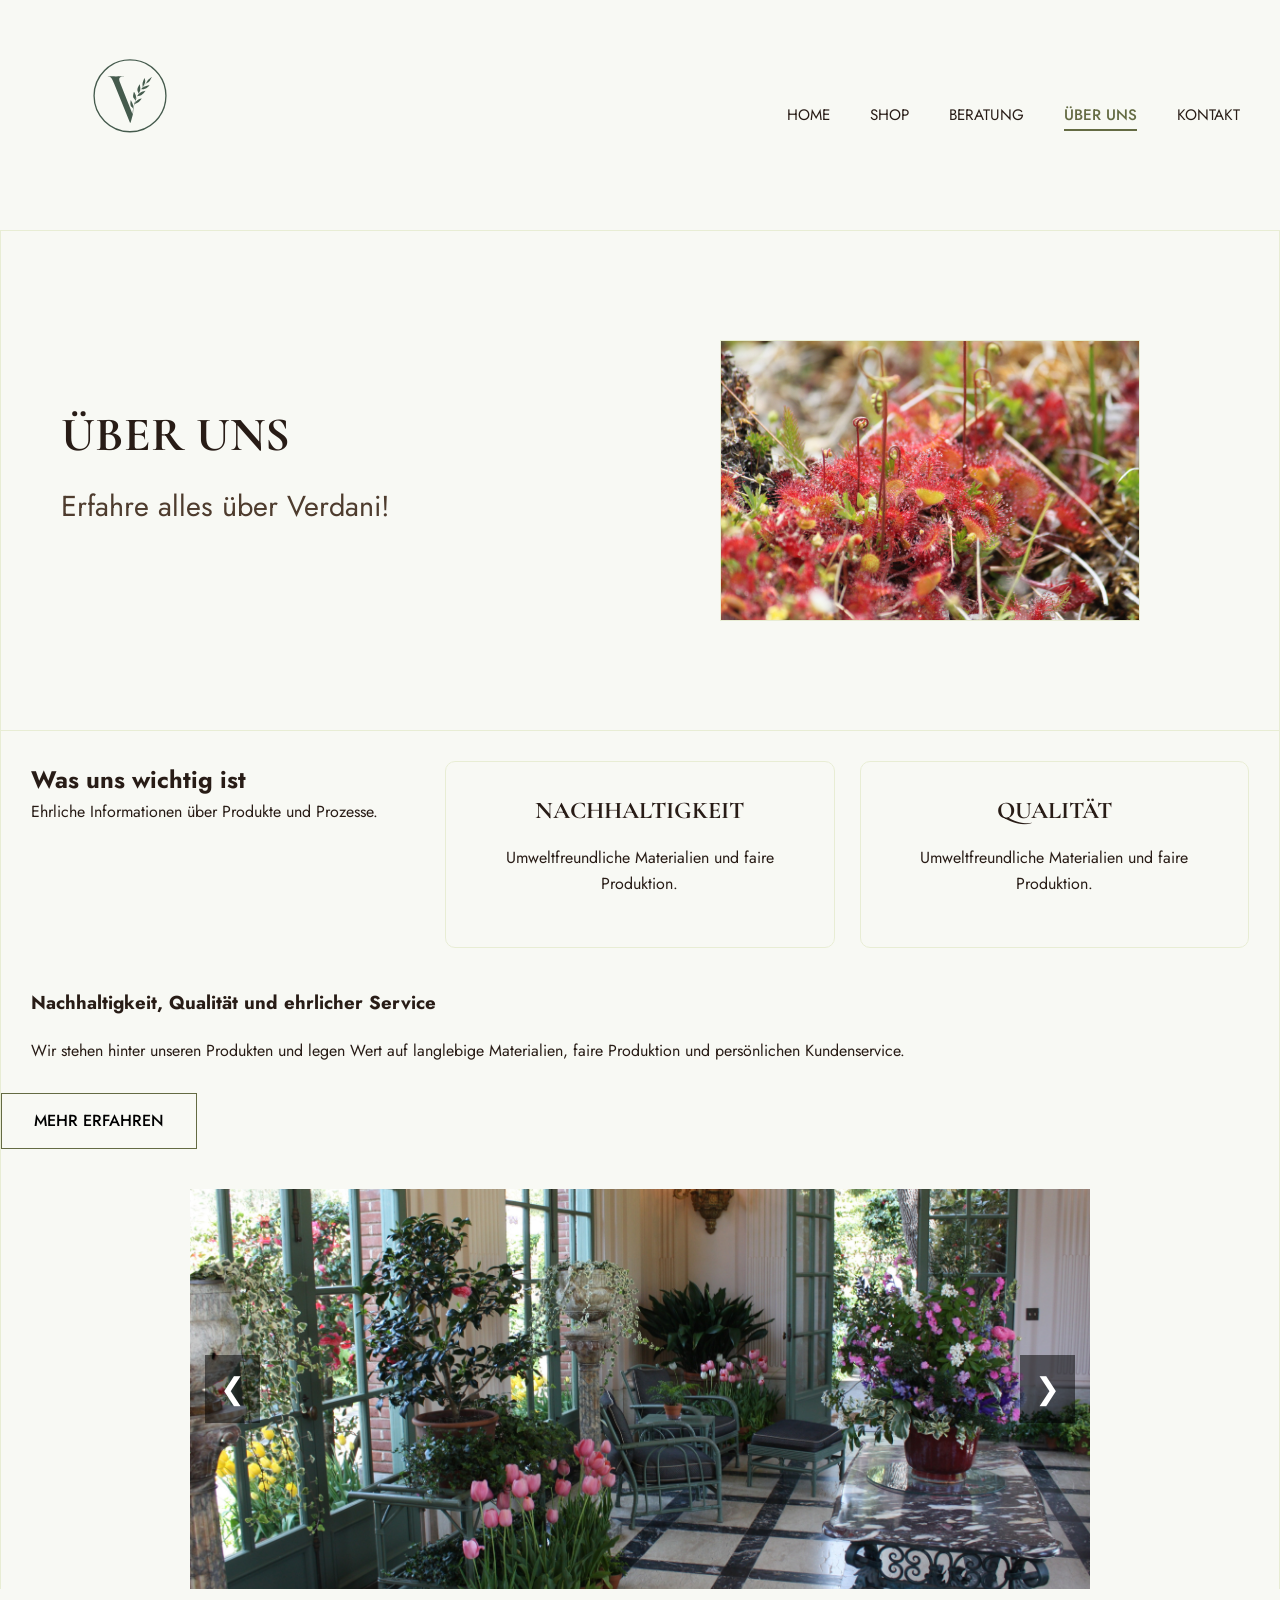
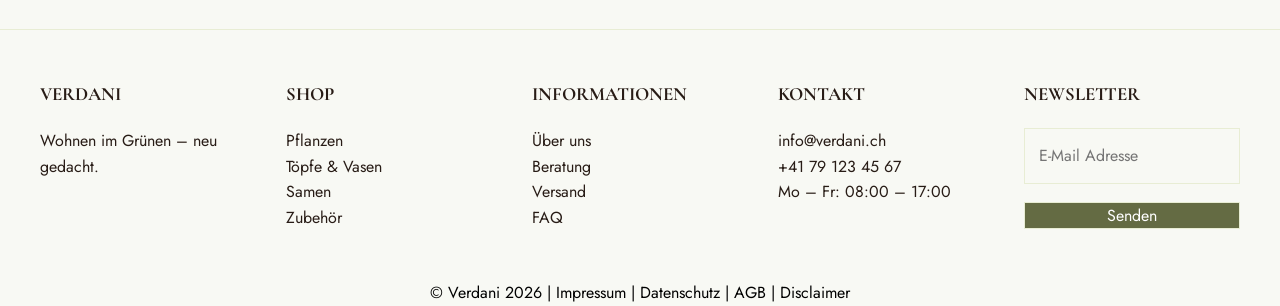
<file: assets/pages/about.html>
<!doctype html>
<!--
Sagt dem Browser, dass die Seite mit HTML5 geschrieben wurde.
Dadurch verwendet der Browser aktuelle HTML-Standards.
-->

<html lang="de">
  <!--
 
lang="de" informiert Browser und Screenreader,
dass der Inhalt auf Deutsch ist.
-->

  <head>
    <meta charset="UTF-8" />
    <!--
    Legt die Zeichenkodierung fest.
 
    UTF-8 ermöglicht die korrekte Darstellung von
    Umlauten (ä, ö, ü) und Sonderzeichen.
    -->

    <meta name="viewport" content="width=device-width, initial-scale=1.0" />
    <!--
    Macht die Website responsiv.
 
    width=device-width:
    Die Seitenbreite entspricht der Gerätebreite.
 
    initial-scale=1.0:
    Die Seite startet ohne Vergrösserung oder Verkleinerung.
    -->

    <title>Über uns | Verdani</title>

    <!-- Fonts -->
    <link rel="preconnect" href="https://fonts.googleapis.com" />

    <link rel="preconnect" href="https://fonts.gstatic.com" crossorigin />

    <link
      href="https://fonts.googleapis.com/css2?family=Cormorant+Garamond:wght@400;500;600&family=Jost:wght@300;400;500;600&display=swap"
      rel="stylesheet"
    />

    <!-- CSS -->
    <link rel="stylesheet" href="../css/about.css" />
    <!--
    Lädt das CSS speziell für die About-Seite.
    -->

    <link rel="stylesheet" type="text/css" href="../css/style.css" />
    <!--
    Lädt das allgemeine CSS der Website.
    -->

    <!-- Favicon kleines Symbol im Browserfenster -->
    <link rel="icon" type="image/x-icon" href="../icons/favicon.ico" />
  </head>

  <body>
    <!--
Der Body enthält alle Inhalte,
die der Besucher auf der Website sehen kann.
-->

    <!-- =========================
         HEADER
    ========================== -->

    <header class="main-header fade-load">
      <!--
    Der Header ist der obere Bereich der Website.
 
    Die Klasse "fade-load" kann für eine
    Einblend-Animation beim Laden der Seite genutzt werden.
    -->

      <div class="header-container">
        <!--
        Container gruppiert alle Header-Elemente,
        damit sie gemeinsam formatiert werden können.
        -->

        <!-- LOGO -->
        <div class="logo-group">
          <img src="../icons/verdani_bildmarke.svg" alt="Verdani Logo" />
          <!--
                Zeigt das Firmenlogo an.
 
                src = Speicherort des Bildes
 
                alt = Alternativtext für Screenreader
                oder falls das Bild nicht geladen wird.
                -->
        </div>

        <!-- BURGER MENÜ -->
        <button class="menu-toggle" aria-label="Menü öffnen">
          <!--
                Button für die mobile Navigation.
 
                JavaScript kann auf diesen Button reagieren
                und das Menü ein- oder ausblenden.
                -->

          <img src="../icons/menu.png" alt="menu" />
        </button>

        <!-- NAVIGATION -->
        <nav class="main-navigation">
          <!--
            Enthält die Hauptnavigation der Website.
            -->

          <ul class="navigation-list">
            <!--
                Die Navigation wird als Liste aufgebaut.
                -->

            <li>
              <a href="../../index.html"> Home </a>
              <!--
                        href bestimmt,
                        welche Seite geöffnet wird.
                        -->
            </li>

            <li>
              <a href="shop.html"> Shop </a>
            </li>

            <li>
              <a href="consultation.html"> Beratung </a>
            </li>

            <li>
              <a href="about.html" class="active"> Über uns </a>
              <!--
                        class="active" markiert
                        die aktuell geöffnete Seite.
                        -->
            </li>

            <li>
              <a href="contact.html"> Kontakt </a>
            </li>
          </ul>
        </nav>
      </div>
    </header>

    <!-- =========================
         HAUPTINHALT
    ========================== -->

    <main>
      <!--
    Enthält den eigentlichen Seiteninhalt.
    -->

      <!-- HERO-BEREICH -->
      <section class="hero-section fade-load">
        <!--
        Erster sichtbarer Bereich der Seite.
 
        Wird oft verwendet,
        um eine Seite einzuleiten.
        -->

        <div class="hero-content">
          <h1>Über uns</h1>

          <p>Erfahre alles über Verdani!</p>
        </div>

        <div class="hero-image">
          <img src="../img/titelbild.jpg" alt="Titelbild von Verdani" />
          <!--
                Titelbild der About-Seite.
                -->
        </div>
      </section>

      <!-- INHALTSBEREICH -->
      <section class="content-section scroll-anim">
        <!--
        Hauptbereich für Informationen.
 
        scroll-anim kann für Animationen
        beim Scrollen verwendet werden.
        -->

        <!-- WAS UNS WICHTIG IST -->
        <section class="about-values">
          <div class="container">
            <h2>Was uns wichtig ist</h2>

            <p>Ehrliche Informationen über Produkte und Prozesse.</p>
          </div>
        </section>

        <!-- KARTE: NACHHALTIGKEIT -->
        <article class="content-card">
          <!--
            article fasst zusammengehörige Inhalte zusammen.
            -->

          <h2>Nachhaltigkeit</h2>

          <div class="values-grid">
            <!--
                Grid-Container für die Inhalte.
                -->

            <div class="value-item">
              <div class="value-icon">
                <!--
                        Hier könnte später ein Icon eingefügt werden.
                        -->
              </div>

              <div class="value-content">
                <p>Umweltfreundliche Materialien und faire Produktion.</p>
              </div>
            </div>
          </div>
        </article>

        <!-- KARTE: QUALITÄT -->
        <article class="content-card">
          <h2>Qualität</h2>

          <div class="values-grid">
            <div class="value-item">
              <div class="value-icon"></div>

              <div class="value-content">
                <p>Umweltfreundliche Materialien und faire Produktion.</p>
              </div>
            </div>
          </div>
        </article>
      </section>

      <!-- ZUSAMMENFASSUNG -->
      <h3 class="h3-service scroll-anim">
        Nachhaltigkeit, Qualität und ehrlicher Service
      </h3>

      <p class="text scroll-anim">
        Wir stehen hinter unseren Produkten und legen Wert auf langlebige
        Materialien, faire Produktion und persönlichen Kundenservice.
      </p>

      <!-- AUSKLAPPBARER TEXT -->
      <p id="moreText" style="display: none" class="scroll-anim">
        <!--
        display:none versteckt den Text zunächst.
 
        JavaScript blendet diesen Text ein,
        wenn auf "Mehr erfahren" geklickt wird.
        -->

        Unsere Produkte werden mit Sorgfalt ausgewählt und unter
        verantwortungsvollen Bedingungen hergestellt. Transparenz spielt für uns
        eine zentrale Rolle. Neben Qualität und Nachhaltigkeit steht für uns
        auch der persönliche Kontakt im Mittelpunkt.
      </p>

      <!-- BUTTON FÜR AUSKLAPPTEXT -->
      <a id="toggleButton" class="button-primary scroll-anim">
        Mehr erfahren
      </a>
      <!--
        JavaScript reagiert auf Klicks
        und zeigt oder versteckt den Text.
        -->

      <!-- =========================
             BILDER-SLIDER
        ========================== -->

      <div class="slider scroll-anim">
        <!--
        Container des gesamten Sliders.
        -->

        <img
          src="../img/innen.jpg"
          class="slide active"
          alt="Raumeinrichtung mit Pflanzen"
        />
        <!--
            active = dieses Bild wird zuerst angezeigt.
            -->

        <img
          src="../img/Lager.jpg"
          class="slide"
          alt="Ein Gewächshaus mit gezüchteten Pflanzen"
        />

        <img
          src="../img/Kaktus.jpg"
          class="slide"
          alt="Verschiedene kleine Kakteen"
        />

        <!--
            Die Bilder besitzen alle die Klasse "slide".
 
            JavaScript entfernt und setzt die Klasse "active",
            um zwischen den Bildern zu wechseln.
            -->

        <!-- LINKER PFEIL -->
        <button class="prev">&#10094;</button>
        <!--
            Wechselt zum vorherigen Bild.
            -->

        <!-- RECHTER PFEIL -->
        <button class="next">&#10095;</button>
        <!--
            Wechselt zum nächsten Bild.
            -->
      </div>
    </main>

    <!-- =========================
     FOOTER
========================= -->

    <footer class="main-footer scroll-anim">
      <!--
Die Klasse "scroll-anim" kann verwendet werden,
um den Footer beim Scrollen einzublenden.
-->

      <div class="footer-container">
        <!--
    Container fasst alle Footer-Spalten zusammen.
 
    CSS kann dadurch die Spalten nebeneinander anordnen.
    -->

        <!-- =========================
             SPALTE: FIRMA
        ========================== -->

        <section class="footer-column">
          <!--
        Jede Footer-Spalte besitzt dieselbe Klasse.
 
        Dadurch können alle Spalten
        gleich formatiert werden.
        -->

          <h3>VERDANI</h3>
          <!-- Überschrift der Spalte -->

          <p>Wohnen im Grünen – neu gedacht.</p>
        </section>

        <!-- =========================
             SPALTE: SHOP
        ========================== -->

        <section class="footer-column">
          <h3>Shop</h3>

          <ul>
            <!--
            Liste mit Shop-Kategorien.
 
            Jeder Link führt zu einer Seite.
            -->

            <li>
              <a href="../pages/shop.html"> Pflanzen </a>
            </li>

            <li>
              <a href="../pages/shop.html"> Töpfe & Vasen </a>
            </li>

            <li>
              <a href="../pages/shop.html"> Samen </a>
            </li>

            <li>
              <a href="../pages/shop.html"> Zubehör </a>
            </li>
          </ul>
        </section>

        <!-- =========================
             SPALTE: INFORMATIONEN
        ========================== -->

        <section class="footer-column">
          <h3>Informationen</h3>

          <ul>
            <li>
              <a href="../pages/about.html"> Über uns </a>
            </li>

            <li>
              <a href="../pages/consultation.html"> Beratung </a>
            </li>

            <li>
              <a href="../pages/shop.html"> Versand </a>
            </li>

            <li>
              <a href="../../index.html"> FAQ </a>
            </li>
          </ul>
        </section>

        <!-- =========================
             SPALTE: KONTAKT
        ========================== -->

        <section class="footer-column">
          <h3>Kontakt</h3>

          <p>
            <a href="mailto:info@verdani.ch"> info@verdani.ch </a>
          </p>
          <!--
            mailto: öffnet automatisch
            das Standard-E-Mail-Programm
            des Benutzers.
            -->

          <p>
            <a href="tel:+41791234567"> +41 79 123 45 67 </a>
          </p>

          <p>Mo – Fr: 08:00 – 17:00</p>
        </section>

        <!-- =========================
             SPALTE: NEWSLETTER
        ========================== -->

        <section class="footer-column">
          <h3>Newsletter</h3>

          <form class="newsletter-form">
            <input type="text" placeholder="E-Mail Adresse" />
            <!--
                Eingabefeld für den Benutzer.
 
                placeholder zeigt einen Hinweistext,
                solange noch nichts eingegeben wurde.
                -->

            <button type="submit">Senden</button>
            <!--
                submit sendet die Formulardaten ab.
                -->
          </form>
        </section>
      </div>

      <!-- =========================
         UNTERER FOOTER-BEREICH
    ========================== -->

      <div class="footer-bottom">
        <p>
          © Verdani 2026 |

          <a href="../pages/contact.html"> Impressum </a> |

          <a href="/pages/datenschutz.html"> Datenschutz </a> |

          <a href="/pages/agb.html"> AGB </a> |

          <a href="../pages/disclaimer.html"> Disclaimer </a>
        </p>
      </div>
    </footer>

    <!-- =========================
     JAVASCRIPT EINBINDEN
========================= -->

    <!--
Lädt die Datei style.js.
 
<script src="../js/about.js"></script>
Lädt die JavaScript-Datei
für die About-Seite.
 
Hier befindet sich beispielsweise:
 
- der "Mehr erfahren"-Button
- der Bild-Slider
- automatische Bildwechsel
- Klickfunktionen der Pfeile
-->
    <script src="../js/style.js"></script>
    <script src="../js/about.js"></script>
  </body>
</html>
</file>
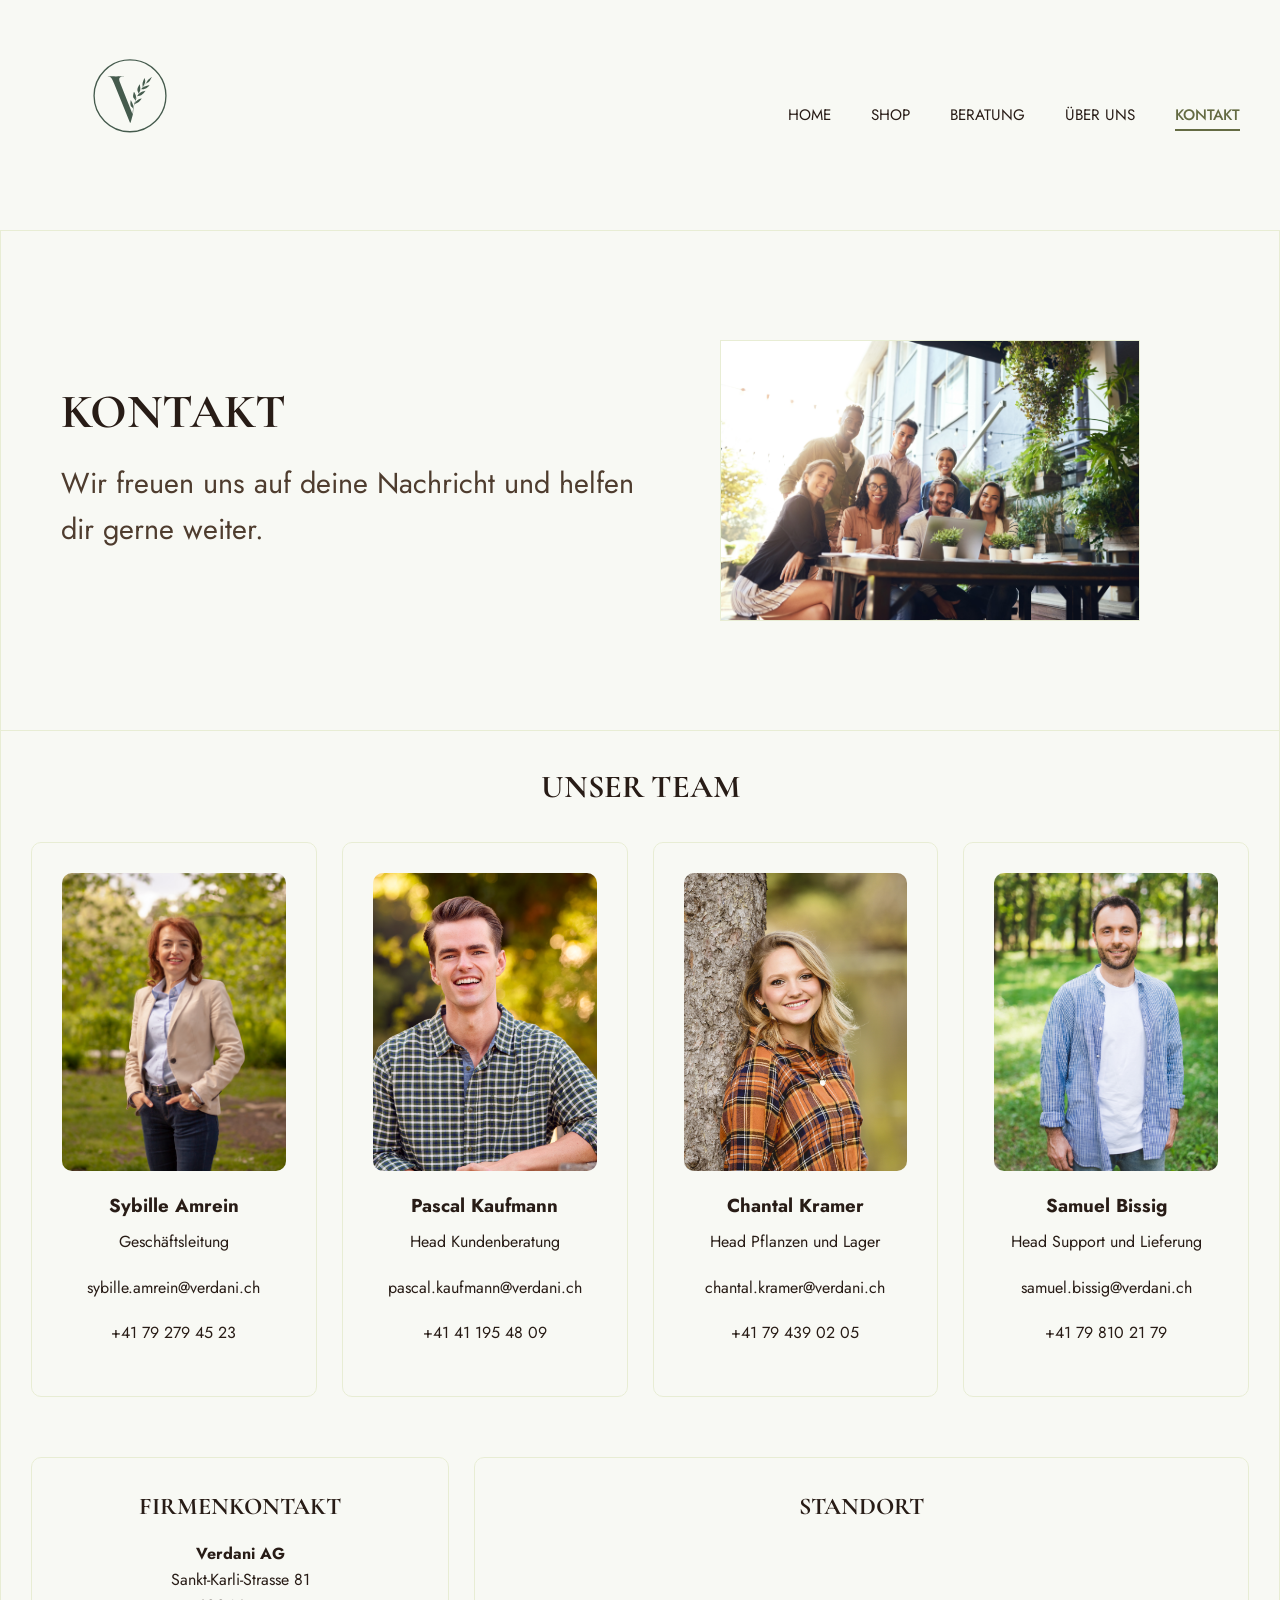
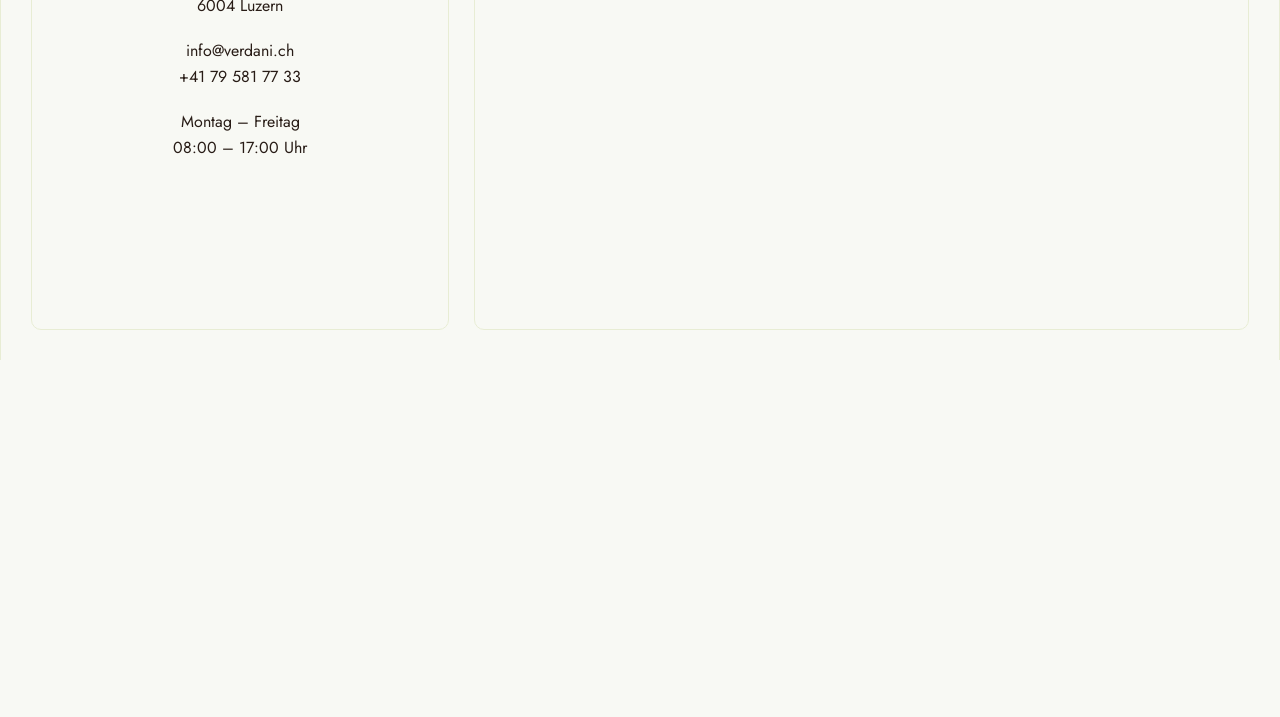
<file: assets/pages/contact.html>
<!doctype html>
<html lang="de">
  <head>
    <meta charset="UTF-8" />

    <meta name="viewport" content="width=device-width, initial-scale=1.0" />

    <title>Kontakt | Verdani</title>

    <!-- Fonts -->
    <link rel="preconnect" href="https://fonts.googleapis.com" />

    <link rel="preconnect" href="https://fonts.gstatic.com" crossorigin />

    <link
      href="https://fonts.googleapis.com/css2?family=Cormorant+Garamond:wght@400;500;600&family=Jost:wght@300;400;500;600&display=swap"
      rel="stylesheet"
    />

    <link rel="stylesheet" type="text/css" href="../css/style.css" />

    <link rel="stylesheet" type="text/css" href="../css/contact.css" />

    <link rel="icon" type="image/x-icon" href="../icons/favicon.ico" />
  </head>

  <body>
    <!-- Header -->
    <header class="main-header fade-load">
      <div class="header-container">
        <div class="logo-group">
          <img src="../icons/verdani_bildmarke.svg" alt="Verdani Logo" />
        </div>

        <button class="menu-toggle" aria-label="Menü öffnen">
          <img src="../icons/menu.png" alt="menu" />
        </button>

        <nav class="main-navigation">
          <ul class="navigation-list">
            <li>
              <a href="../../index.html"> Home </a>
            </li>

            <li>
              <a href="shop.html"> Shop </a>
            </li>

            <li>
              <a href="consultation.html"> Beratung </a>
            </li>

            <li>
              <a href="about.html"> Über uns </a>
            </li>

            <li>
              <a href="contact.html" class="active"> Kontakt </a>
            </li>
          </ul>
        </nav>
      </div>
    </header>

    <main>
      <!-- Hero -->
      <section class="hero-section fade-load">
        <div class="hero-content">
          <h1>Kontakt</h1>

          <p>Wir freuen uns auf deine Nachricht und helfen dir gerne weiter.</p>
        </div>

        <div class="hero-image">
          <img src="../img/teamfoto.jpg" alt="Verdani Kontakt" />
        </div>
      </section>
      <!-- Team -->
      <section class="team-section scroll-anim">
        <h2 class="team-title">Unser Team</h2>

        <div class="team-grid scroll-anim">
          <article class="content-card team-card">
            <img src="../img/geschaeftsleitung.jpg" alt="Mitarbeiter" />

            <h3>Sybille Amrein</h3>

            <p>Geschäftsleitung</p>

            <p>
              <a class="email" href="mailto:sybille.amrein@verdani.ch">
                sybille.amrein@verdani.ch
              </a>
            </p>

            <p>
              <a class="phone" href="tel:+41792794523">+41 79 279 45 23</a>
            </p>
          </article>

          <article class="content-card team-card">
            <img src="../img/head_kundenberatung.jpg" alt="Mitarbeiter" />

            <h3>Pascal Kaufmann</h3>

            <p>Head Kundenberatung</p>

                        <p>
              <a class="email" href="mailto:pascal.kaufmann@verdani.ch">
                pascal.kaufmann@verdani.ch
              </a>
            </p>

            <p>
              <a class="phone" href="tel:+41411954809">+41 41 195 48 09</a>
            </p>
          </article>

          <article class="content-card team-card">
            <img src="../img/head_pflanzenexpertin.jpg" alt="Mitarbeiter" />

            <h3>Chantal Kramer</h3>

            <p>Head Pflanzen und Lager</p>

            <p>
              <a class="email" href="mailto:chantal.kramer@verdani.ch">
                chantal.kramer@verdani.ch
              </a>
            </p>

            <p>
              <a class="phone" href="tel:+41794390205">+41 79 439 02 05</a>
            </p>
          </article>

          <article class="content-card team-card">
            <img src="../img/head_support.jpg" alt="Mitarbeiter" />

            <h3>Samuel Bissig</h3>

            <p>Head Support und Lieferung</p>

            <p>
              <a class="email" href="mailto:samuel.bissig@verdani.ch">
                samuel.bissig@verdani.ch
              </a>
            </p>

            <p>
              <a class="phone" href="tel:+41798102179">+41 79 810 21 79</a>
            </p>

          </article>
        </div>
      </section>

      <!-- Kontakt + Standort -->
      <section class="contact-map-section scroll-anim">
        <!-- Firmenkontakt -->
        <article class="content-card contact-card">
          <h2>Firmenkontakt</h2>

          <p>
            <strong>Verdani AG</strong><br />
            Sankt-Karli-Strasse 81<br />
            6004 Luzern
          </p>

          <p>
            <a class="email" href="mailto:info@verdani.ch">info@verdani.ch</a>
            <br />
            <a class="phone" href="tel:+41791234567">+41 79 581 77 33</a> <br />
          </p>

          <p>
            Montag – Freitag<br />
            08:00 – 17:00 Uhr
          </p>
        </article>

        <!-- Maps -->
        <article class="content-card map-card">
          <h2>Standort</h2>

          <iframe
            src="https://www.google.com/maps/embed?pb=!1m18!1m12!1m3!1d1107.9523059982184!2d8.29137563325612!3d47.05866141273356!2m3!1f0!2f0!3f0!3m2!1i1024!2i768!4f13.1!3m3!1m2!1s0x478ffb6fcbec06a5%3A0xb840c85b5600a2b0!2sHeini%20AG%20Luzern!5e0!3m2!1sde!2sch!4v1781161038990!5m2!1sde!2sch"
            allowfullscreen
            loading="lazy"
            referrerpolicy="no-referrer-when-downgrade"
          ></iframe>
        </article>
      </section>
    </main>

    <!-- Footer -->
    <footer class="main-footer scroll-anim">
      <div class="footer-container">
        <section class="footer-column">
          <h3>VERDANI</h3>

          <p>Wohnen im Grünen – neu gedacht.</p>
        </section>

        <section class="footer-column">
          <h3>Shop</h3>

          <ul>
            <li>
              <a href="../pages/shop.html"> Pflanzen </a>
            </li>

            <li>
              <a href="../pages/shop.html"> Töpfe & Vasen </a>
            </li>

            <li>
              <a href="../pages/shop.html"> Samen </a>
            </li>

            <li>
              <a href="../pages/shop.html"> Zubehör </a>
            </li>
          </ul>
        </section>

        <section class="footer-column">
          <h3>Informationen</h3>

          <ul>
            <li>
              <a href="../pages/about.html"> Über uns </a>
            </li>

            <li>
              <a href="../pages/consultation.html"> Beratung </a>
            </li>

            <li>
              <a href="../pages/shop.html"> Versand </a>
            </li>

            <li>
              <a href="../../index.html"> FAQ </a>
            </li>
          </ul>
        </section>

        <section class="footer-column">
          <h3>Kontakt</h3>

                        <p>
              <a class="email" href="mailto:info@verdani.ch">
                info@verdani.ch
              </a>
            </p>

            <p>
              <a class="phone" href="tel:+41791234567">+41 79 123 45 67</a>
            </p>
          </p>

          <p>Mo – Fr: 08:00 – 17:00</p>
        </section>

        <section class="footer-column">
          <h3>Newsletter</h3>

          <form class="newsletter-form">
            <input type="text" placeholder="E-Mail Adresse" />

            <button type="submit">Senden</button>
          </form>
        </section>
      </div>

      <div class="footer-bottom">
        <p>
          © Verdani 2026 |

          <a href="../pages/contact.html"> Impressum </a> |

          <a href="/pages/datenschutz.html"> Datenschutz </a> |

          <a href="/pages/agb.html"> AGB </a> |

          <a href="../pages/disclaimer.html">Disclaimer</a>
        </p>
      </div>
    </footer>

    <!-- JavaScript -->
    <script src="../js/style.js"></script>
  </body>
</html>
</file>
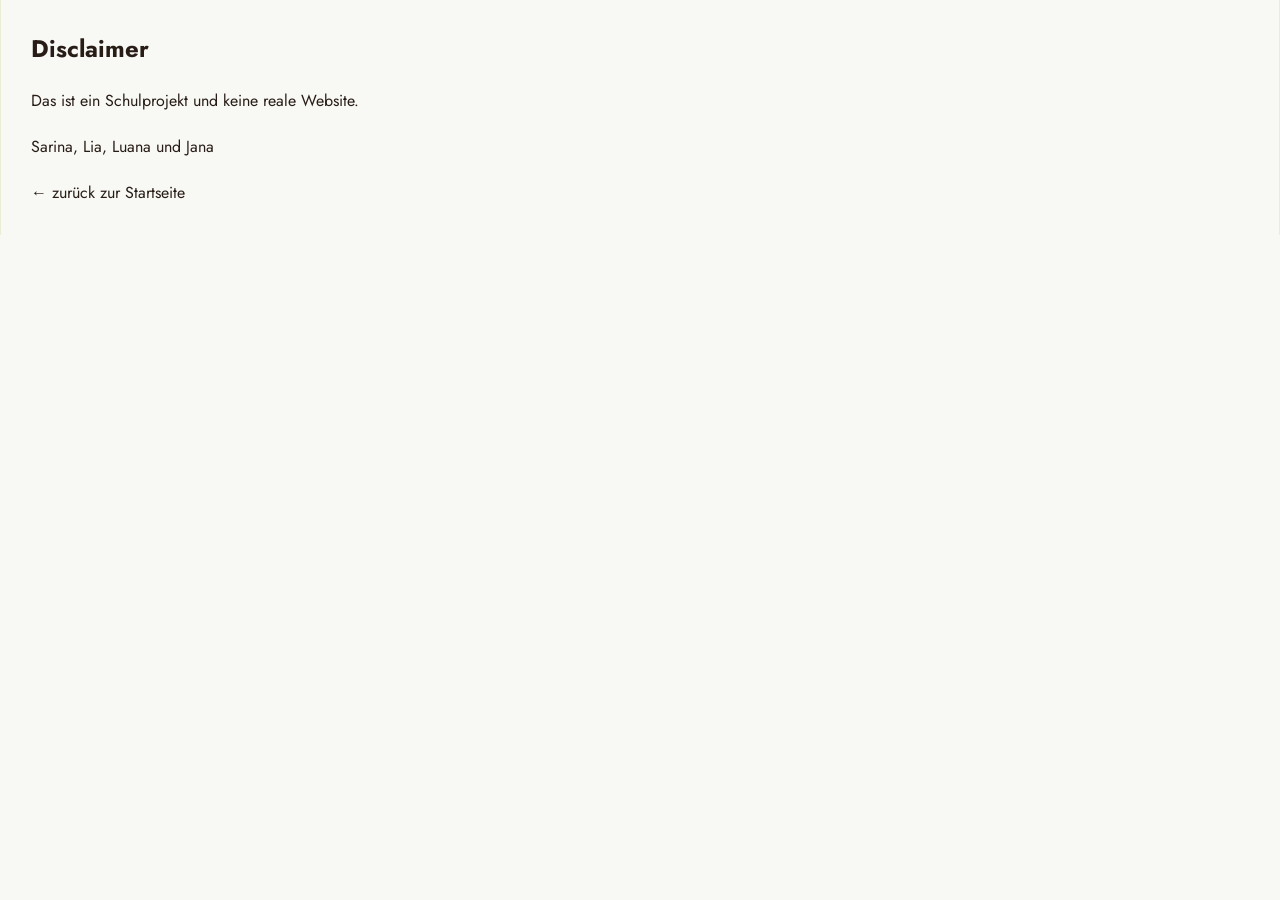
<file: assets/pages/disclaimer.html>
<!doctype html>
<html lang="de">
  <head>
    <meta charset="UTF-8" />
    <meta name="viewport" content="width=device-width, initial-scale=1.0" />

    <title>Disclaimer | Verdani</title>

    <!-- Google Fonts-->
    <link rel="preconnect" href="https://fonts.googleapis.com" />
    <link rel="preconnect" href="https://fonts.gstatic.com" crossorigin />

    <link
      href="https://fonts.googleapis.com/css2?family=Cormorant+Garamond:wght@400;500;600&family=Jost:wght@300;400;500;600&display=swap"
      rel="stylesheet"
    />

    <!-- CSS -->
    <link rel="stylesheet" href="../css/style.css" />

    <!-- Favicon -->
    <link rel="icon" type="image/x-icon" href="assets/icons/favicon.ico" />
  </head>

  <body>
    <main>
      <section class="content-section2">
        <h1>Disclaimer</h1>

        <p>Das ist ein Schulprojekt und keine reale Website.</p>

        <p>Sarina, Lia, Luana und Jana</p>

        <!-- Link zurück zur Startseite-->
        <a href="../../index.html" class="back-link">
          ← zurück zur Startseite</a
        >
      </section>
    </main>
  </body>
</html>
</file>
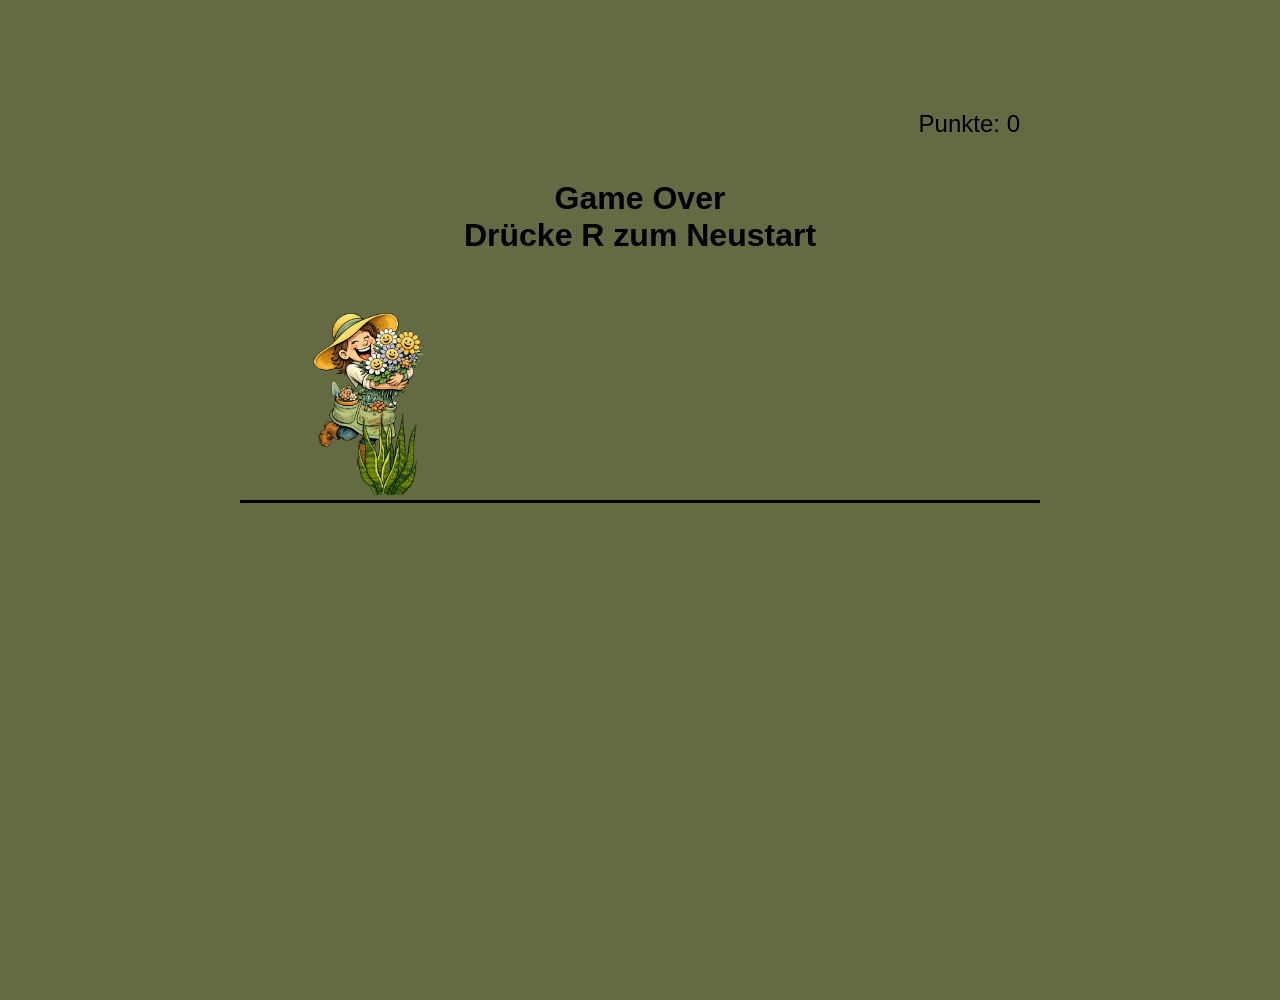
<file: assets/pages/game.html>
<!DOCTYPE html>
<html lang="de">
<head>
    <meta charset="UTF-8">
    <meta name="viewport" content="width=device-width, initial-scale=1.0">
    <title>Pflanzen Game</title>

    <link rel="stylesheet" href="../css/game.css">
</head>
<body>

    <div class="game">

        <div id="gaertner"></div>

        <div id="pflanze"></div>

        <div id="score">Punkte: 0</div>

        <div id="gameOver">
            Game Over<br>
            Drücke R zum Neustart
        </div>

    </div>

    <script src="../js/game.js"></script>

</body>
</html>
</file>
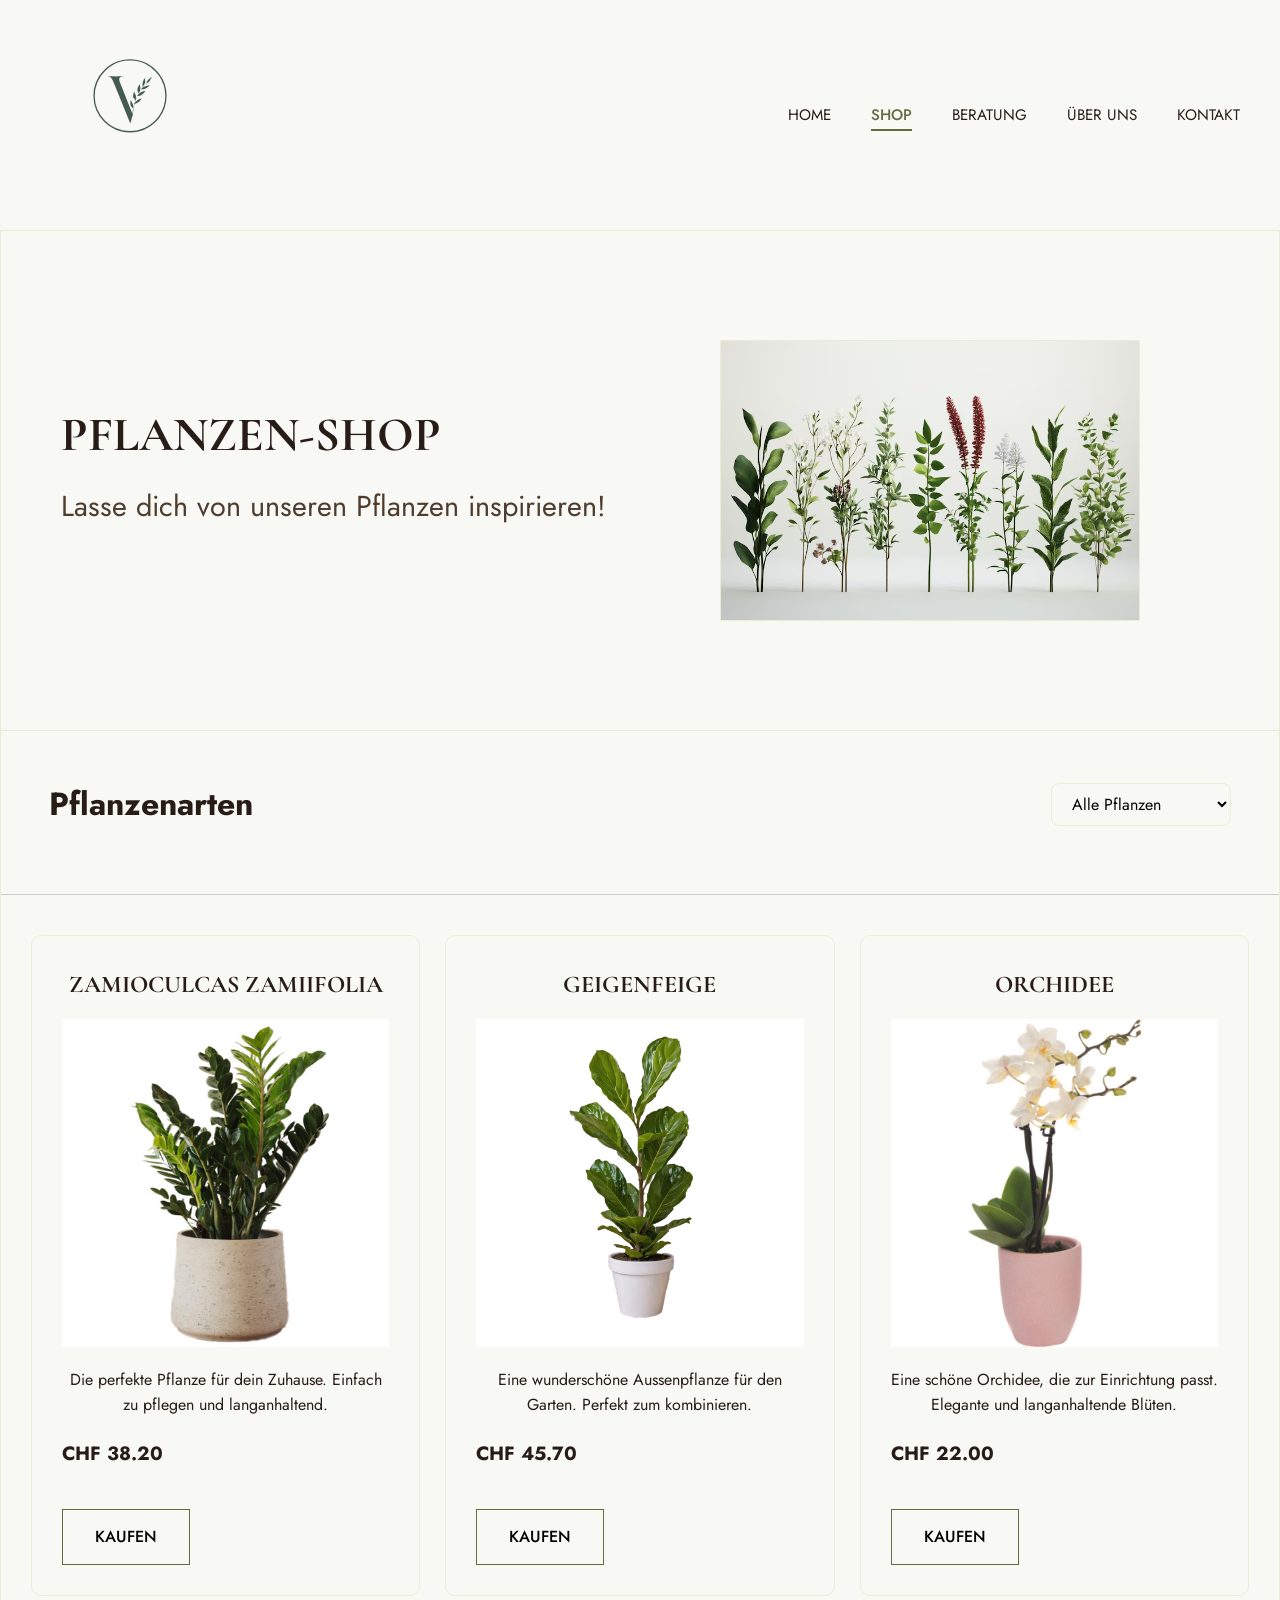
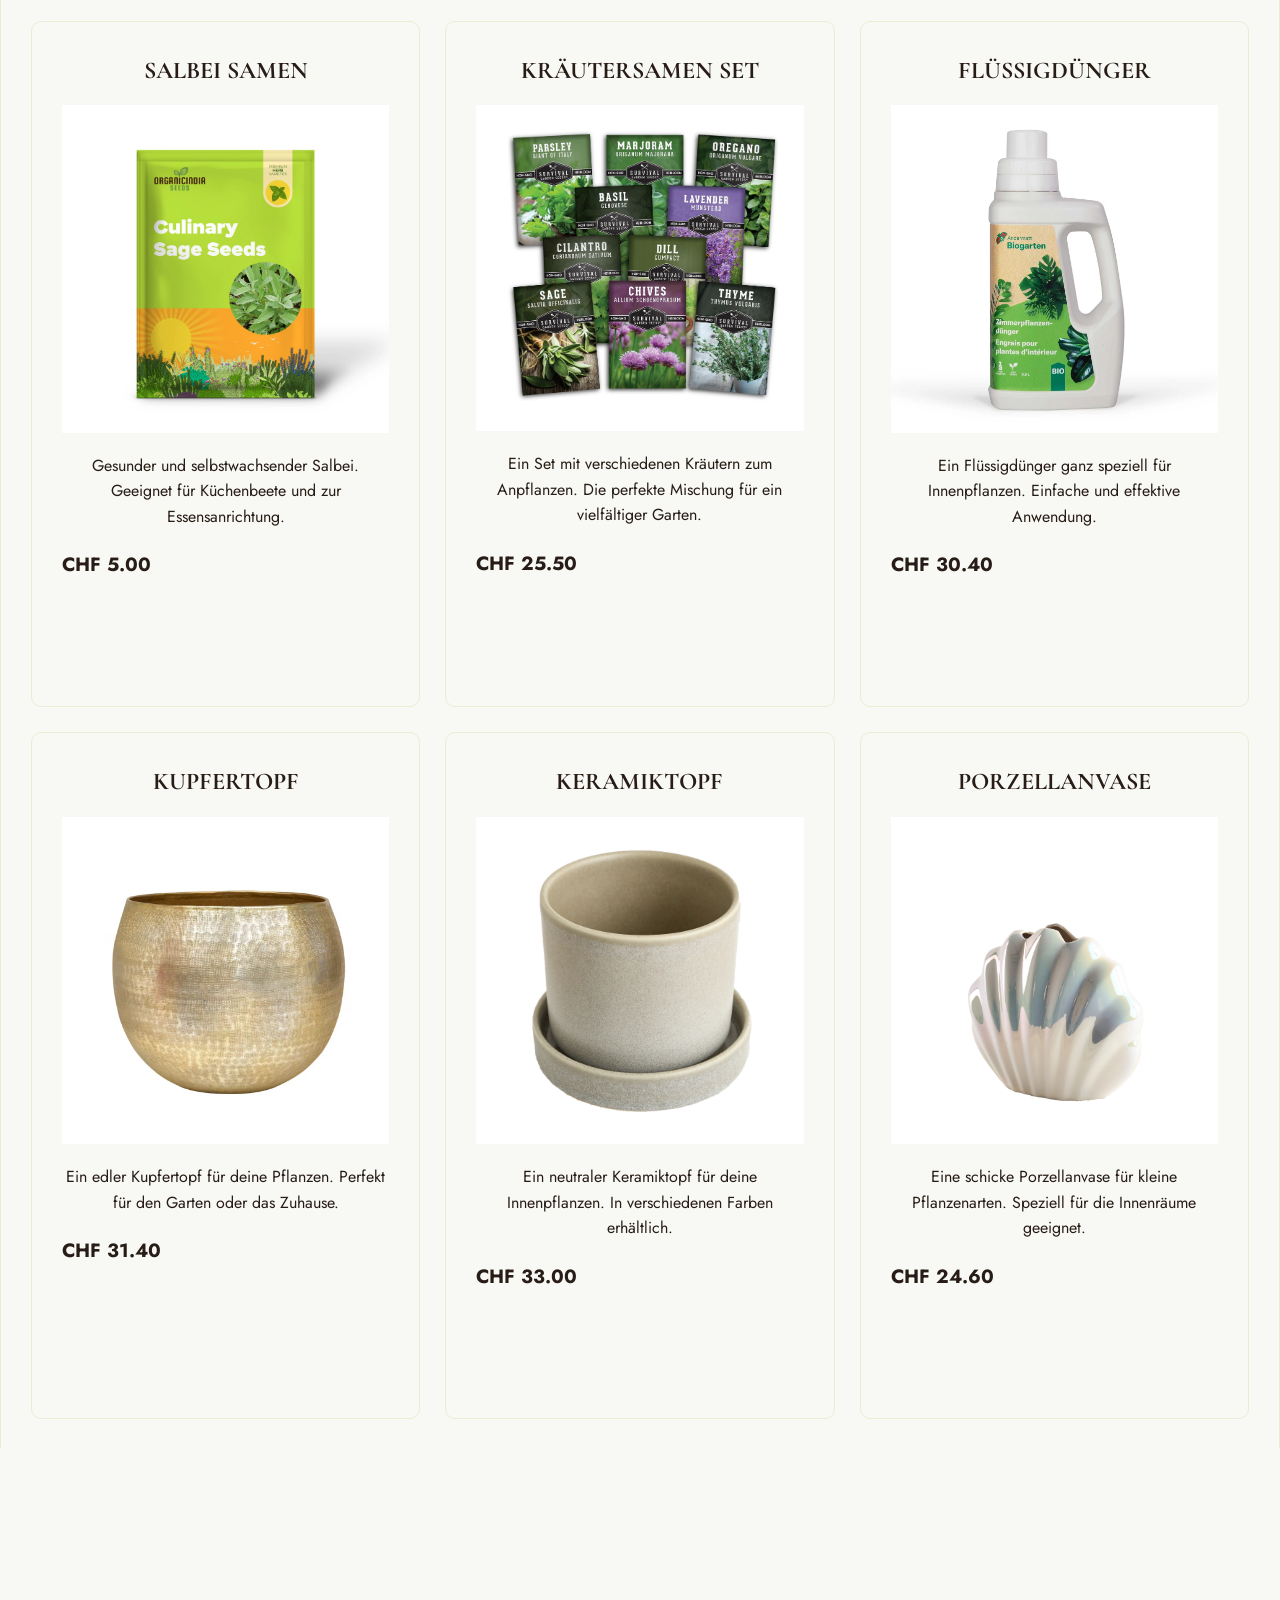
<file: assets/pages/shop.html>
<!doctype html>
<html lang="de">
  <head>
    <meta charset="UTF-8" />

    <meta name="viewport" content="width=device-width, initial-scale=1.0" />

    <title>Shop | Verdani</title>

    <!-- Fonts -->
    <link rel="preconnect" href="https://fonts.googleapis.com" />

    <link rel="preconnect" href="https://fonts.gstatic.com" crossorigin />

    <link
      href="https://fonts.googleapis.com/css2?family=Cormorant+Garamond:wght@400;500;600&family=Jost:wght@300;400;500;600&display=swap"
      rel="stylesheet"
    />

    <!-- CSS -->
    <link rel="stylesheet" type="text/css" href="../css/style.css" />

    <link rel="stylesheet" type="text/css" href="../css/shop.css" />

    <!-- Favicon -->
    <link rel="icon" type="image/x-icon" href="../icons/favicon.ico" />
  </head>

  <body>
    <!-- Header -->
    <header class="main-header fade-load">
      <div class="header-container">
        <!-- Logo -->
        <div class="logo-group">
          <img src="../icons/verdani_bildmarke.svg" alt="Verdani Logo" />
        </div>

        <!-- Burger Menu -->
        <button class="menu-toggle" aria-label="Menü öffnen">
          <img src="../icons/menu.png" alt="menu" />
        </button>

        <!-- Navigation -->
        <nav class="main-navigation">
          <ul class="navigation-list">
            <li>
              <a href="../../index.html"> Home </a>
            </li>

            <li>
              <a href="shop.html" class="active"> Shop </a>
            </li>

            <li>
              <a href="consultation.html"> Beratung </a>
            </li>

            <li>
              <a href="about.html"> Über uns </a>
            </li>

            <li>
              <a href="contact.html"> Kontakt </a>
            </li>
          </ul>
        </nav>
      </div>
    </header>

    <main>
      <!-- =========================
             PAGE CONTENT
        ========================== -->

      <!-- Titel mit Untertitel -->
      <section class="hero-section fade-load">
        <div class="hero-content">
          <h1>Pflanzen-Shop</h1>

          <p>Lasse dich von unseren Pflanzen inspirieren!</p>
        </div>

        <!-- Titelbild -->
        <div class="hero-image">
          <img src="../img/Pflanzenarten_Titelbild.avif" alt="pflanzenarten" />
        </div>
      </section>

      <!-- Titel -->
      <div class="shop-header scroll-anim">
        <h1>Pflanzenarten</h1>

        <!-- Dropdown-Menu -->
        <select class="dropdown scroll-anim">
          <option value="alle">Alle Pflanzen</option>
          <option value="aussenpflanzen">Aussenpflanzen</option>
          <option value="innenpflanzen">Innenpflanzen</option>
          <option value="toepfe">Töpfe & Vasen</option>
          <option value="samen">Samen</option>
          <option value="zubehoer">Zubehör</option>
        </select>
      </div>

      <!-- Trennstrich -->
      <hr class="trenner scroll-anim" />

      <!-- Pflanzenprodukte in Boxen -->
      <section class="content-section scroll-anim">
        <article class="content-card">
          <h2>Zamioculcas Zamiifolia</h2>
          <img
            src="../img/Zamioculcas Zamiifolia.jpg"
            alt="Pflanze"
            class="card-image"
          />
          <p>
            Die perfekte Pflanze für dein Zuhause. Einfach zu pflegen und
            langanhaltend.
          </p>
          <h4>CHF 38.20</h4>
          <br />
          <!-- Kauf-Button-->
          <a id="toggleButton" class="button-primary scroll-anim"> Kaufen </a>
        </article>

        <article class="content-card">
          <h2>Geigenfeige</h2>
          <img src="../img/Geigenfeige.png" alt="Pflanze" class="card-image" />
          <p>
            Eine wunderschöne Aussenpflanze für den Garten. Perfekt zum
            kombinieren.
          </p>
          <h4>CHF 45.70</h4>
          <br />
          <!-- Kauf-Button -->
          <a id="toggleButton" class="button-primary scroll-anim"> Kaufen </a>
        </article>

        <article class="content-card">
          <h2>Orchidee</h2>
          <img
            src="../img/Mini Orchideen.jpg"
            alt="Pflanze"
            class="card-image"
          />
          <p>
            Eine schöne Orchidee, die zur Einrichtung passt. Elegante und
            langanhaltende Blüten.
          </p>
          <h4>CHF 22.00</h4>
          <br />
          <!-- Kauf-Button -->
          <a id="toggleButton" class="button-primary scroll-anim"> Kaufen </a>
        </article>

        <article class="content-card">
          <h2>Salbei Samen</h2>
          <img
            src="../img/Culinary Garden.webp"
            alt="Pflanze"
            class="card-image"
          />
          <p>
            Gesunder und selbstwachsender Salbei. Geeignet für Küchenbeete und
            zur Essensanrichtung.
          </p>
          <h4>CHF 5.00</h4>
          <br />
          <!-- Kauf-Button -->
          <a id="toggleButton" class="button-primary scroll-anim"> Kaufen </a>
        </article>

        <article class="content-card">
          <h2>Kräutersamen Set</h2>
          <img
            src="../img/Kräuter-Kollektion.png"
            alt="Pflanze"
            class="card-image"
          />
          <p>
            Ein Set mit verschiedenen Kräutern zum Anpflanzen. Die perfekte
            Mischung für ein vielfältiger Garten.
          </p>
          <h4>CHF 25.50</h4>
          <br />
          <!-- Kauf-Button -->
          <a id="toggleButton" class="button-primary scroll-anim"> Kaufen </a>
        </article>

        <article class="content-card">
          <h2>Flüssigdünger</h2>
          <img
            src="../img/Flüssigdünger.webp"
            alt="Pflanze"
            class="card-image"
          />
          <p>
            Ein Flüssigdünger ganz speziell für Innenpflanzen. Einfache und
            effektive Anwendung.
          </p>
          <h4>CHF 30.40</h4>
          <br />
          <!-- Kauf-Button -->
          <a id="toggleButton" class="button-primary scroll-anim"> Kaufen </a>
        </article>

        <article class="content-card">
          <h2>Kupfertopf</h2>
          <img src="../img/Kupfertopf.jpg" alt="Pflanze" class="card-image" />
          <p>
            Ein edler Kupfertopf für deine Pflanzen. Perfekt für den Garten oder
            das Zuhause.
          </p>
          <h4>CHF 31.40</h4>
          <br />
          <!-- Kauf-Button -->
          <a id="toggleButton" class="button-primary scroll-anim"> Kaufen </a>
        </article>

        <article class="content-card">
          <h2>Keramiktopf</h2>
          <img src="../img/Keramiktopf.png" alt="Pflanze" class="card-image" />
          <p>
            Ein neutraler Keramiktopf für deine Innenpflanzen. In verschiedenen
            Farben erhältlich.
          </p>
          <h4>CHF 33.00</h4>
          <br />
          <!-- Kauf-Button -->
          <a id="toggleButton" class="button-primary scroll-anim"> Kaufen </a>
        </article>

        <article class="content-card">
          <h2>Porzellanvase</h2>
          <img
            src="../img/Porzellanvase.png"
            alt="Pflanze"
            class="card-image"
          />
          <p>
            Eine schicke Porzellanvase für kleine Pflanzenarten. Speziell für
            die Innenräume geeignet.
          </p>
          <h4>CHF 24.60</h4>
          <br />
          <!-- Kauf-Button -->
          <a id="toggleButton" class="button-primary scroll-anim"> Kaufen </a>
        </article>
      </section>
    </main>

    <!-- Footer -->
    <footer class="main-footer scroll-anim">
      <div class="footer-container">
        <section class="footer-column">
          <h3>VERDANI</h3>

          <p>Wohnen im Grünen – neu gedacht.</p>
        </section>

        <section class="footer-column">
          <h3>Shop</h3>

          <ul>
            <li>
              <a href="../pages/shop.html"> Pflanzen </a>
            </li>

            <li>
              <a href="../pages/shop.html"> Töpfe & Vasen </a>
            </li>

            <li>
              <a href="../pages/shop.html"> Samen </a>
            </li>

            <li>
              <a href="../pages/shop.html"> Zubehör </a>
            </li>
          </ul>
        </section>

        <section class="footer-column">
          <h3>Informationen</h3>

          <ul>
            <li>
              <a href="../pages/about.html"> Über uns </a>
            </li>

            <li>
              <a href="../pages/consultation.html"> Beratung </a>
            </li>

            <li>
              <a href="../pages/shop.html"> Versand </a>
            </li>

            <li>
              <a href="../../index.html"> FAQ </a>
            </li>
          </ul>
        </section>

        <section class="footer-column">
          <h3>Kontakt</h3>

          <p>
            <a href="mailto:info@verdani.ch">info@verdani.ch</a>
          </p>

          <p>
            <a href="tel:+41791234567">+41 79 123 45 67</a>
          </p>

          <p>Mo – Fr: 08:00 – 17:00</p>
        </section>

        <section class="footer-column">
          <h3>Newsletter</h3>

          <form class="newsletter-form">
            <input type="text" placeholder="E-Mail Adresse" />

            <button type="submit">Senden</button>
          </form>
        </section>
      </div>

      <div class="footer-bottom">
        <p>
          © Verdani 2026 |

          <a href="../pages/contact.html"> Impressum </a> |

          <a href="/pages/datenschutz.html"> Datenschutz </a> |

          <a href="/pages/agb.html"> AGB </a> |

          <a href="../pages/disclaimer.html"> Disclaimer </a>
        </p>
      </div>
    </footer>

    <!-- JavaScript -->
    <script src="../js/style.js"></script>
    <script src="../js/shop.js"></script>
  </body>
</html>
</file>
<file: assets/css/about.css>
/* =========================
   SLIDER-CONTAINER
========================= */

.slider {

    /* Macht den Slider zum Bezugspunkt für die Pfeile.
       Dadurch können die Pfeile mit "absolute"
       innerhalb des Sliders positioniert werden. */
    position: relative;

    /* Begrenzt die maximale Breite des Sliders auf 900 Pixel.
       Auf kleineren Bildschirmen wird er automatisch kleiner. */
    max-width: 900px;

    /* Zentriert den Slider horizontal.
       40px = Abstand oben und unten.
       auto = automatische Zentrierung links und rechts. */
    margin: 40px auto;
}


/* =========================
   SLIDE-BILDER
========================= */

.slide {

    /* Versteckt alle Bilder standardmässig. */
    display: none;

    /* Das Bild nimmt die komplette Breite
       des Slider-Containers ein. */
    width: 100%;

    /* Feste Höhe für alle Bilder.
       Dadurch bleiben alle Slides gleich gross. */
    height: 400px;

    /* Das Bild wird zugeschnitten,
       damit es die gesamte Fläche ausfüllt,
       ohne verzerrt zu werden. */
    object-fit: cover;
}


/* =========================
   AKTIVES BILD
========================= */

.slide.active {

    /* Nur das Bild mit der Klasse "active"
       wird sichtbar angezeigt. */
    display: block;
}


/* =========================
   NAVIGATIONSPFEILE
========================= */

.prev,
.next {

    /* Positioniert die Pfeile frei innerhalb
       des Slider-Containers. */
    position: absolute;

    /* Setzt die Pfeile vertikal auf die Mitte
       des Sliders. */
    top: 50%;

    /* Verschiebt die Pfeile um die Hälfte ihrer
       eigenen Höhe nach oben, damit sie exakt
       mittig sitzen. */
    transform: translateY(-50%);

    /* Vergrössert die Pfeilsymbole. */
    font-size: 30px;

    /* Innenabstand für grössere Klickfläche. */
    padding: 10px 15px;

    /* Zeigt beim Darüberfahren die Hand an,
       damit erkennbar ist, dass man klicken kann. */
    cursor: pointer;

    /* Entfernt den Standardrahmen des Buttons. */
    border: none;

    /* Halbtransparenter schwarzer Hintergrund,
       damit die Pfeile auf hellen Bildern sichtbar bleiben. */
    background: rgba(0, 0, 0, 0.5);

    /* Macht die Pfeilsymbole weiss. */
    color: white;
}


/* =========================
   LINKER PFEIL
========================= */

.prev {

    /* Positioniert den Pfeil 15 Pixel
       vom linken Rand entfernt. */
    left: 15px;
}


/* =========================
   RECHTER PFEIL
========================= */

.next {

    /* Positioniert den Pfeil 15 Pixel
       vom rechten Rand entfernt. */
    right: 15px;
}

.slider {
    position: relative;
    width: 100%;
}
</file>
<file: assets/css/style.css>
:root {
  --color-primary: #646b43;
  --color-light: #e8edd4;
  --color-bg: #f8f9f4;
  --color-accent-dark: #455b4d;
  --color-brown: #4e3c2e;
  --color-dark: #281c16;

  --font-headline: "Cormorant Garamond", serif;
  --font-body: "Jost", sans-serif;
}

* {
  margin: 0;
  padding: 0;
  box-sizing: border-box;
}

img {
  width: 100%;
  display: block;
}

ul {
  list-style: none;
}

a {
  text-decoration: none;
  color: inherit;
}

button,
input,
select {
  font: inherit;
  border: 1px solid var(--color-light);
  color: black;
}

button {
  background-color: var(--color-primary);
  color: white;
  cursor: pointer;
  transition: 0.2s;
}

button:hover {
  background-color: var(--color-accent-dark);
}

/* =========================
   GENERAL
========================= */

body {
  font-family: var(--font-body);
  color: var(--color-dark);
  background-color: var(--color-bg);
  line-height: 1.6;
}

main {
  max-width: 1400px;
  margin: 0 auto;
  border-left: 1px solid var(--color-light);
  border-right: 1px solid var(--color-light);
}

/* =========================
   HEADER
========================= */

.main-header {
  border-bottom: 1px solid var(--color-light);
  background-color: var(--color-bg);
  position: relative;
  top: 0;
  z-index: 100;
}

.header-container {
  max-width: 1400px;
  margin: 0 auto;
  padding: 0 40px;
  display: flex;
  align-items: center;
  justify-content: space-between;
}

.logo-group {
  display: flex;
  align-items: center;
  flex-shrink: 0;
}

.logo-group img {
  width: 180px;
  height: auto;
  display: block;
  transform: scale(2.5);
  margin-top: -10px;
}

/* =========================
   NAVIGATION
========================= */

.main-navigation {
  display: flex;
  justify-content: center;
}

.navigation-list {
  display: flex;
  align-items: center;
  gap: 40px;
}

.navigation-list a {
  position: relative;
  font-size: 0.95rem;
  text-transform: uppercase;
  font-weight: 400;
  padding-bottom: 5px;
  transition: 0.2s ease;
}

.navigation-list a:hover {
  color: var(--color-primary);
}

.navigation-list a::after {
  content: "";
  position: absolute;
  left: 0;
  bottom: 0;
  width: 0;
  height: 2px;
  background-color: var(--color-primary);
  transition: width 0.2s ease;
}

.navigation-list a:hover::after {
  width: 100%;
}

.navigation-list a.active {
  color: var(--color-primary);
  font-weight: 500;
}

.navigation-list a.active::after {
  width: 100%;
}

/* =========================
   HAMBURGER MENU
========================= */

.menu-toggle {
  display: none;
  background: none;
  border: none;
  font-size: 2rem;
  cursor: pointer;
  color: var(--color-dark);
}

.menu-toggle img {
  width: 32px;
  height: 32px;
  display: block;
}

/* =========================
   HERO
========================= */

.hero-section {
  min-height: 500px;
  display: grid;
  grid-template-columns: 1fr 1fr;
  align-items: center;
  padding: 60px;
  border-bottom: 1px solid var(--color-light);
}

.hero-content h1 {
  font-family: var(--font-headline);
  font-size: 3rem;
  margin-bottom: 10px;
  text-transform: uppercase;
}

.hero-content p {
  font-size: 1.8rem;
  margin-bottom: 35px;
  color: var(--color-brown);
}

.hero-image {
  display: flex;
  justify-content: center;
}

.hero-image img {
  max-width: 420px;
  border: 1px solid var(--color-light);
}

/* =========================
   BUTTONS
========================= */

.button-primary,
.button-secondary {
  display: inline-block;
  padding: 14px 32px;
  border: 1px solid var(--color-primary);
  background-color: var(--color-bg);
  color: black;
  cursor: pointer;
  text-transform: uppercase;
  font-weight: 500;
  transition: 0.2s;
}

.button-primary:hover,
.button-secondary:hover {
  background-color: var(--color-light);
}

/* =========================
   SLIDER DOTS
========================= */

.dot {
  width: 10px;
  height: 10px;
  border: 1px solid var(--color-dark);
  border-radius: 50%;
}

.dot.active {
  background-color: var(--color-dark);
}

/* =========================
   PFLANZEN QUIZ
========================= */

.card-image {
  margin-bottom: 20px;
}

.quiz-info-list {
  padding: 20px;
  justify-content: center;
}

/* =========================
   CONTENT (PERSÖNLICHE BERATUNG)
========================= */

.content-section {
  display: grid;
  grid-template-columns: repeat(3, 1fr);
  gap: 25px;
  padding: 30px;
}

.content-card {
  border: 1px solid var(--color-light);
  border-radius: 10px;
  padding: 30px;
  background-color: var(--color-bg);
}

/* Effekt für Boxen */
.content-card {
  transition:
    transform 0.3s ease,
    box-shadow 0.3s ease;
}

/* Hover Effekt für Boxen */
.content-card:hover {
  transform: translateY(-5px);
  box-shadow: 0 10px 25px rgba(0, 0, 0, 0.1);
}

.content-card h2 {
  font-family: var(--font-headline);
  text-align: center;
  text-transform: uppercase;
  margin-bottom: 15px;
  font-size: 1.5rem;
}

.content-card p {
  text-align: center;
  margin-bottom: 20px;
}

/* =========================
   FORM (PERSÖNLICHE BERATUNG)
========================= */

form {
  display: flex;
  flex-direction: column;
  gap: 18px;
}

.form-group {
  display: flex;
  flex-direction: column;
}

.form-group label {
  margin-bottom: 8px;
  font-size: 0.95rem;
}

input,
select {
  width: 100%;
  padding: 14px;
  border: 1px solid var(--color-light);
  background-color: var(--color-bg);
}

input[type="file"] {
  border: 1px dashed var(--color-primary);
  padding: 30px;
}

.form-info {
  margin-top: 20px;
}

/* =========================
   FAQ
========================= */

.faq-button {
  width: 100%;
  text-align: left;
  background-color: var(--color-primary);
  border: 1px solid var(--color-light);
  padding: 18px;
  cursor: pointer;
}

/* Noch Fragen? */
.contact-box {
  padding: 20px;
}

/* =========================
   FOOTER
========================= */

.main-footer {
  border-top: 1px solid var(--color-light);
  margin-top: 40px;
}

.footer-container {
  max-width: 1400px;
  margin: 0 auto;
  display: grid;
  grid-template-columns: repeat(5, 1fr);
  gap: 30px;
  padding: 50px 40px;
}

.footer-column h3 {
  font-family: var(--font-headline);
  margin-bottom: 18px;
  text-transform: uppercase;
}

.footer-column a:hover {
  text-decoration: underline;
  color: var(--color-primary);
}

.footer-bottom {
  display: flex;
  justify-content: center;
  color: black;
}

.footer-bottom a:hover {
  text-decoration: underline;
  color: var(--color-primary);
}

/* =========================
   DISCLAIMER
========================= */

.content-section2 {
  display: flex;
  flex-direction: column;
  gap: 20px;
  padding: 30px;
}

.back-link:hover {
  text-decoration: underline;
  color: var(--color-accent-dark);
}

/* =========================
   ABOUT PAGE
========================= */

.h3-service {
  display: grid;
  grid-template-columns: repeat(3, 1fr);
  gap: 8px;
  padding: 10px;
  padding-left: 30px;
}

.text {
  display: grid;
  grid-template-columns: repeat(1, 1fr);
  gap: 8px;
  padding: 10px;
  padding-left: 30px;
  padding-bottom: 30px;
}

#moreText {
  display: grid;
  grid-template-columns: repeat(3, 1fr);
  gap: 10px;
  padding: 5px;
  padding-left: 30px;
  padding-top: 0;
  padding-bottom: 30px;
}

.toggleButton {
  display: grid;
  padding: 30px;
}

/* =========================
   RESPONSIVE DESIGN
========================= */

@media (max-width: 1024px) {
  .hero-section {
    grid-template-columns: 1fr;
    text-align: center;
    gap: 40px;
  }

  .content-section {
    grid-template-columns: 1fr;
  }

  .footer-container {
    grid-template-columns: repeat(2, 1fr);
  }
}

@media (max-width: 768px) {
  .header-container {
    flex-wrap: wrap;
    padding: 20px;
  }

  .logo-group img {
    width: 140px;
    transform: scale(1.6);
    margin-top: 0;
  }

  .menu-toggle {
    display: block;
  }

  .main-navigation {
    display: none;
    width: 100%;
  }

  .main-navigation.active {
    display: block;
  }

  .navigation-list {
    flex-direction: column;
    align-items: center;
    gap: 18px;
    padding-top: 20px;
  }

  .hero-section {
    grid-template-columns: 1fr;
    text-align: center;
    padding: 40px 20px;
    gap: 40px;
  }

  .hero-content h1 {
    font-size: 2rem;
  }

  .hero-content p {
    font-size: 1.3rem;
  }

  .content-section {
    grid-template-columns: 1fr;
  }

  .footer-container {
    grid-template-columns: 1fr;
    padding: 40px 20px;
  }
}

/* =========================
   PAGE LOAD ANIMATION
========================= */

.fade-load {
  opacity: 0;
  transform: translateY(20px);
  transition: all 0.8s ease;
}

.fade-load.show {
  opacity: 1;
  transform: translateY(0);
}

/* =========================
   SCROLL ANIMATION
========================= */

.scroll-anim {
  opacity: 0;
  transform: translateY(40px);
  transition: all 0.8s ease;
}

.scroll-anim.visible {
  opacity: 1;
  transform: translateY(0);
}

/* =========================
   Boxen Effekt & Hover & Scrollen
========================= */

.fade-load,
.scroll-anim {
  will-change: transform, opacity;
}

/* Effekt für Boxen */
.content-card {
  transition:
    transform 0.3s ease,
    box-shadow 0.3s ease;
}

/* Hover Effekt für Boxen */
.content-card:hover {
  transform: translateY(-5px);
  box-shadow: 0 10px 25px rgba(0, 0, 0, 0.1);
}

/* Smoothes scrollen */
html {
  scroll-behavior: smooth;
}

/* =========================
   Bild auf Titelseite unten
========================= */
.promo-image-container {
  width: 100%;
  max-width: 100%;
  margin: 0;
  padding: 40px 0;
  display: flex;
  justify-content: center;
}

.promo-image-container img {
  width: 100%;
  max-width: 900px; /* damit es nicht endlos riesig wird */
  height: auto;
  display: block;
  border-radius: 12px;
  object-fit: cover;
}
</file>
<file: assets/css/contact.css>
.contact-section,
.map-section,
.team-section {
  padding: 30px;
}
/* Effekt für Boxen */
.content-card,
.team-card {
  transition:
    transform 0.3s ease,
    box-shadow 0.3s ease;
}
/* Hover Effekt für Boxen */
.content-card:hover,
.team-card:hover {
  transform: translateY(-5px);
  box-shadow: 0 10px 25px rgba(0, 0, 0, 0.1);
}
.team-title {
  text-align: center;
  font-family: var(--font-headline);
  text-transform: uppercase;
  margin-bottom: 30px;
  font-size: 2rem;
}
.team-grid {
  display: grid;
  grid-template-columns: repeat(4, 1fr);
  gap: 25px;
}
.team-card {
  text-align: center;
}
.team-card img {
  border-radius: 10px;
  margin-bottom: 20px;
  aspect-ratio: 3 / 4;
  object-fit: cover;
}
.team-card h3 {
  margin-bottom: 8px;
}
.contact-map-section {
  display: flex;
  gap: 25px;
  padding: 30px;
  align-items: stretch;
}
.contact-card {
  flex: 1;
}
.map-card {
  flex: 2;
}
.map-card iframe {
  width: 100%;
  height: 100%;
  min-height: 350px;
  border: 0;
  border-radius: 10px;
}
.email:hover {
  text-decoration: underline;
  color: var(--color-primary);
}
.phone:hover {
  text-decoration: underline;
  color: var(--color-primary);
}
/* Tablet */
@media (max-width: 1024px) {
  .contact-map-section {
    flex-direction: column;
  }
  .team-grid {
    grid-template-columns: repeat(2, 1fr);
  }
}
/* Mobile */
@media (max-width: 768px) {
  .team-grid {
    grid-template-columns: 1fr;
  }
}
</file>
<file: assets/css/game.css>
/* =====================================================
   GESAMTE WEBSEITE
   ===================================================== */
body {
    display: flex;                 /* Aktiviert Flexbox für die Ausrichtung */
    justify-content: center;       /* Zentriert das Spielfeld horizontal */
    margin-top: 100px;             /* Verschiebt das Spielfeld 100px nach unten */

    font-family: Arial, sans-serif;/* Standardschriftart */

    margin-left: 0;                /* Kein linker Außenabstand */
    margin-right: 0;               /* Kein rechter Außenabstand */
    margin-bottom: 0;              /* Kein unterer Außenabstand */

    min-height: 100vh;             /* Mindestens so hoch wie das Browserfenster */
    background-color: #646B43;     /* Olivgrüner Hintergrund */
}


/* =====================================================
   SPIELFELD
   ===================================================== */
.game {
    width: 800px;                  /* Breite des Spielfelds */
    height: 400px;                 /* Höhe des Spielfelds */

    border-bottom: 3px solid black;/* Schwarze Linie als Boden */

    position: relative;            /* Bezugspunkt für alle Elemente im Spielfeld */
    overflow: hidden;              /* Versteckt Objekte außerhalb des Spielfelds */
}


/* =====================================================
   GÄRTNER-FIGUR
   ===================================================== */
#gaertner {
    width: 150px;                  /* Breite der Figur */
    height: 200px;                 /* Höhe der Figur */

    background-image: url("../img/gaertner.png");
    /* Lädt das Bild des Gärtners */

    background-size: contain;
    /* Bild wird vollständig angezeigt */

    background-repeat: no-repeat;
    /* Bild wird nicht mehrfach wiederholt */

    background-position: center;
    /* Bild wird im Element zentriert */

    position: absolute;
    /* Freie Positionierung innerhalb des Spielfelds */

    bottom: 0;
    /* Figur steht auf dem Boden */

    left: 50px;
    /* 50px Abstand vom linken Spielfeldrand */
}


/* =====================================================
   PFLANZE
   ===================================================== */
#pflanze {
    width: 100px;                  /* Breite der Pflanze */
    height: 100px;                 /* Höhe der Pflanze */

    background-image: url("../img/pflanze.png");
    /* Lädt das Pflanzenbild */

    background-size: contain;
    /* Bild vollständig anzeigen */

    background-repeat: no-repeat;
    /* Keine Wiederholung */

    background-position: center;
    /* Bild mittig ausrichten */

    position: absolute;
    /* Freie Positionierung */

    bottom: 0;
    /* Pflanze steht auf dem Boden */

    right: -50px;
    /* Startet leicht außerhalb des Spielfelds */
}


/* =====================================================
   PUNKTEANZEIGE
   ===================================================== */
#score {
    position: absolute;

    top: 10px;
    /* Abstand von oben */

    right: 20px;
    /* Abstand vom rechten Rand */

    font-size: 24px;
    /* Größe der Punktzahl */
}


/* =====================================================
   GAME-OVER-ANZEIGE
   ===================================================== */
#gameOver {
    display: none;
    /* Anfangs unsichtbar */

    position: absolute;

    width: 100%;
    /* Über die gesamte Breite des Spielfelds */

    top: 80px;
    /* Abstand von oben */

    text-align: center;
    /* Text mittig ausrichten */

    font-size: 32px;
    /* Große Schrift */

    font-weight: bold;
    /* Fettschrift */
}
</file>
<file: assets/css/shop.css>
/* Pflanzenarten Titel */
.shop-header {
  display: flex;
  align-items: center;
  justify-content: space-between; /* Titel links, Dropdown rechts */
  padding: 3rem;
  margin-bottom: 1rem;
}

/* Trennstrich */
.trenner {
  border: none;
  height: 0.5px;
  background-color: #ccc;
  margin: 10px 0;
}

/* Dropdown-Menü */
.dropdown {
  display: block; /* ← sicherstellt dass es sichtbar ist */
  box-sizing: border-box; /* ← padding sprengt nicht die Breite */
  width: 180px; /* ← feste Breite, passt zum Original-Screenshot */
  padding: 0.5rem 1rem; /* Abstand innen */
  border: 1px solid var(--color-light);
  border-radius: 8px;
  background-color: var(--color-bg);
  font-size: 1rem;
  cursor: pointer; /* zeigt beim Darüberfahren, dass das Dropdown klickbar ist */
}

/* =========================
   PAGE LOAD ANIMATION
========================= */

.fade-load {
  opacity: 0;
  /* Verschiebt das Element beim Laden um 20px nach unten */
  transform: translateY(20px);
  transition: all 0.8s ease;
}

.fade-load.show {
  opacity: 1;
  /* Verschiebt das Element beim Laden um 0px nach unten */
  transform: translateY(0);
}

/* =========================
   SCROLL ANIMATION
========================= */

.scroll-anim {
  opacity: 0;
  /* Verschiebt das Element beim Laden um 40px nach unten */
  transform: translateY(40px);
  transition: all 0.8s ease;
}

.scroll-anim.visible {
  opacity: 1;
  /* Verschiebt das Element beim Laden um 0px nach unten */
  transform: translateY(0);
}

/* =========================
   Boxen Effekt & Hover & Scrollen
========================= */

.fade-load,
.scroll-anim {
  will-change: transform, opacity;
}

/* Effekt für Boxen */
.content-card {
  transition:
    transform 0.3s ease,
    box-shadow 0.3s ease;
}

/* Hover Effekt für Boxen */
.content-card:hover {
  /* Verschiebt das Element beim Laden um -5px nach unten */
  transform: translateY(-5px);
  box-shadow: 0 10px 25px rgba(0, 0, 0, 0.1);
}

/* Smoothes scrollen */
html {
  scroll-behavior: smooth;
}

/* Mobile Responsive Design Dropdown*/
@media (max-width: 768px) {
  .shop-header {
    padding: 1.5rem; /* weniger padding auf Mobile */
  }

  .dropdown {
    width: 150px;
    font-size: 16px; /* verhindert Auto-Zoom auf iOS */
  }
}

/* Desktop Responsive Design Pflanzen */
.content-section {
  display: grid;
  grid-template-columns: repeat(3, 1fr);
  gap: 25px;
  padding: 30px;
  width: 100%;
}

.content-card {
  border: 1px solid var(--color-light);
  border-radius: 10px;
  padding: 30px;
  background-color: var(--color-bg);
}

.content-card h4 {
  font-size: 1.2rem;
  margin: 15px 0;
}

/* Mobil Responsive Design */
@media (max-width: 1024px) {
  .content-section {
    grid-template-columns: repeat(2, 1fr);
    padding: 20px;
    gap: 20px;
  }
  /* Entfernt scroll-anim Effekt auf Tablet: Pflanzen sind sofort sichtbar */
  .content-section.scroll-anim {
    opacity: 1 !important;
    transform: translateY(0) !important;
  }
}

/* Mobile Responsive Design Pflanzen */
@media (max-width: 768px) {
  .content-section {
    grid-template-columns: 1fr; /* Nur eine Spalte auf Mobile für bessere Lesbarkeit */
    padding: 15px; /* Weniger Padding auf Mobile */
    gap: 15px; /* Kleinerer Abstand zwischen Karten */
  }

  /* Entfernt scroll-anim Effekt auf Mobile: Pflanzen sind sofort sichtbar */
  .content-section.scroll-anim {
    opacity: 1 !important;
    transform: translateY(0) !important;
    padding: 20px;
  }

  /* Kleinere Überschrift auf Mobile */
  .content-card h2 {
    font-size: 1.2rem;
  }

  /* Kleinerer Preis auf Mobile */
  .content-card h4 {
    font-size: 1rem;
  }
}
</file>
